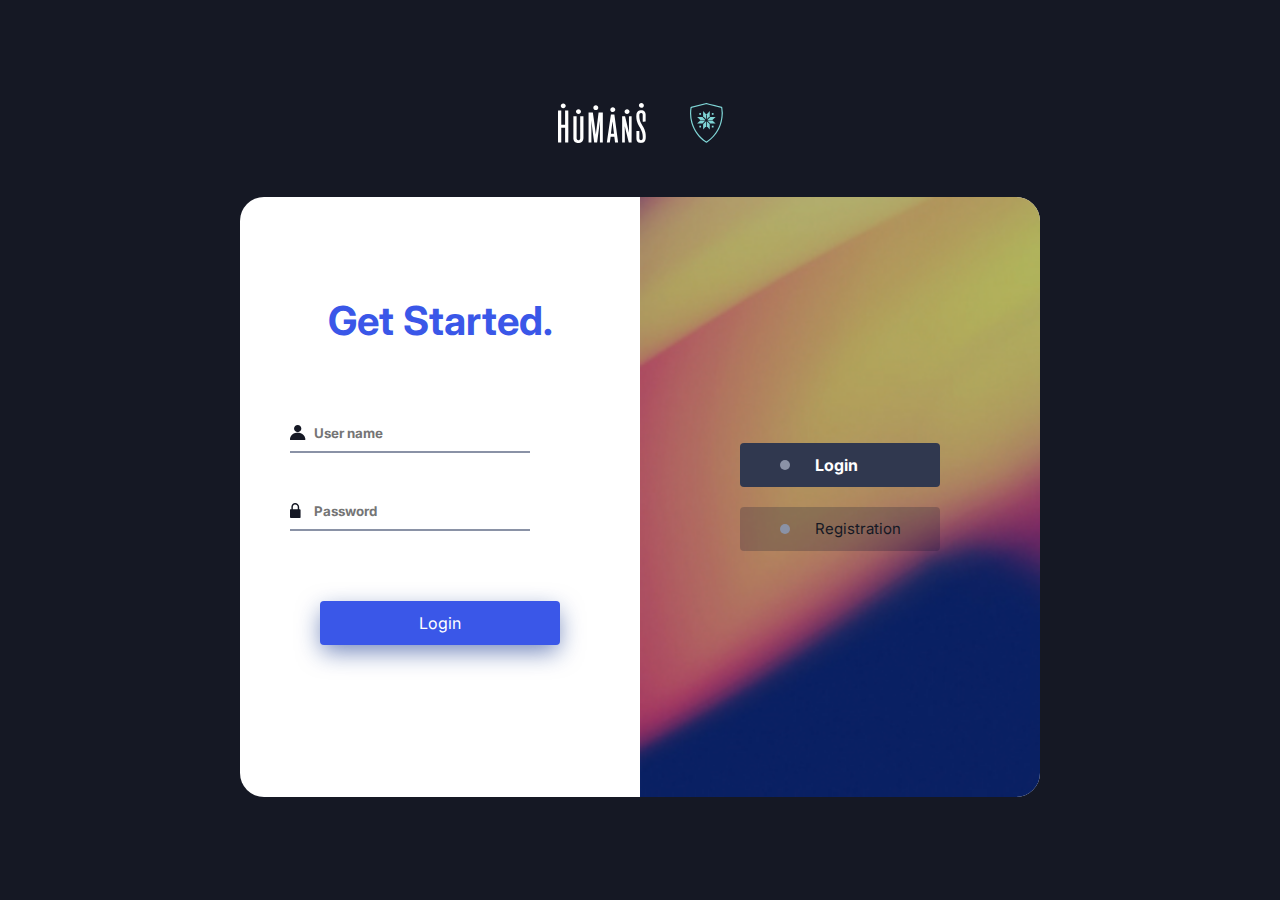
<file: login.html>
<!DOCTYPE html>
<html lang="en">

<head>
    <meta charset="UTF-8">
    <meta http-equiv="X-UA-Compatible" content="IE=edge">
    <meta name="viewport" content="width=device-width, initial-scale=1.0">
    <title>DS - login</title>


    <link rel="preconnect" href="https://fonts.googleapis.com">
    <link rel="preconnect" href="https://fonts.gstatic.com" crossorigin>
    <link href="https://fonts.googleapis.com/css2?family=Inter:wght@400;500;700&display=swap" rel="stylesheet">

    <link rel="shortcut icon" href="img/logo.svg">

    <link rel="stylesheet" href="style.css">
</head>

<body>
    <section class="login-form">
        <div class="login-logo-wrap">
            <img class="form-img-logo" src="img/logo h.svg" alt="logo humans">
            <img class="form-img-logo" src="img/infosec.svg" alt="logo infosec">
        </div>

        <div class="login-form_wrap">
            <div class="login-form-info">
                <h1 class="login-form-title">Get Started.</h1>

                <div class="wrapper">
                    <div id="login" class="tabcontent">
                        <div class="center">
                            <form class="login">
                                <div class="login_field">
                                    <img class="login_icon" src="img/person.svg" alt="person-icon">
                                    <input type="text" class="login_input" placeholder="User name">
                                </div>
                                <div class="login_field">
                                    <img class="login_icon" src="img/lock.svg" alt="password-icon">
                                    <input type="password" class="login_input" placeholder="Password">
                                </div>

                                <a class="btn-login dropdown-active">Login</a>
                            </form>
                        </div>
                    </div>

                    <div id="reg" class="tabcontent">
                        <div class="center">
                            <form class="login">
                                <div class="login_field">
                                    <img class="login_icon" src="img/person.svg" alt="person-icon">
                                    <input type="text" class="login_input" placeholder="User name">
                                </div>
                                <div class="login_field">
                                    <img class="login_icon" src="img/lock.svg" alt="password-icon">
                                    <input type="password" class="login_input" placeholder="Password">
                                </div>
                                <div class="login_field">
                                    <img class="login_icon" src="img/lock.svg" alt="person-icon">
                                    <input type="text" class="login_input" placeholder="Confirm password">
                                </div>

                                <a class="btn-login dropdown-active">Registration</a>
                            </form>
                        </div>
                    </div>

                </div>

            </div>
            <div class="login-form-img">
                <div class="tab">
                    <button class="tablinks" onclick="openTab(event, 'login')" id="defaultOpen">Login</button>
                    <button class="tablinks" onclick="openTab(event, 'reg')">Registration</button>
                </div>
            </div>
        </div>
    </section>



    <script src="login.js"></script>
</body>

</html>
</file>
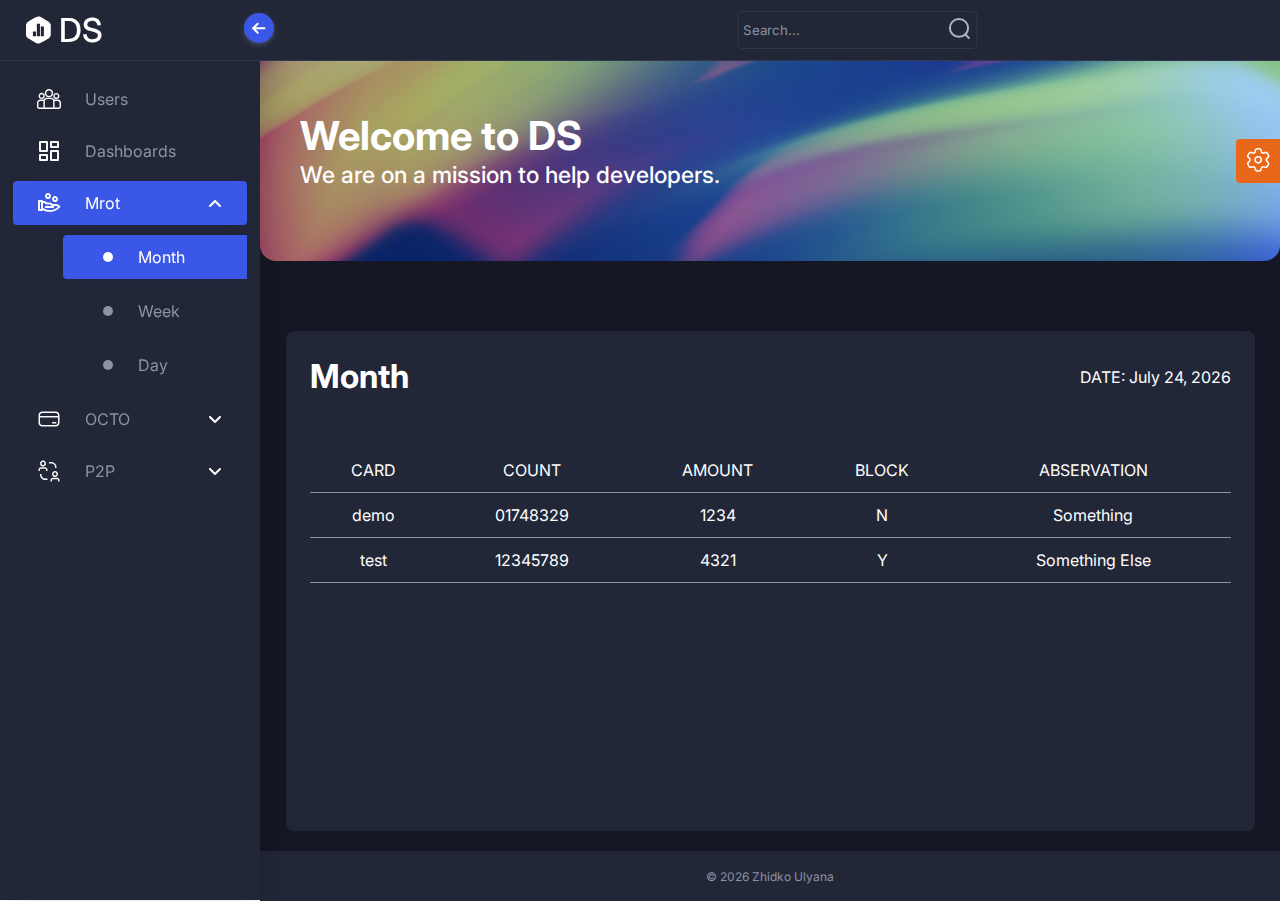
<file: mrot.html>
<!DOCTYPE html>
<html lang="en">

<head>
    <meta charset="UTF-8">
    <meta http-equiv="X-UA-Compatible" content="IE=edge">
    <meta name="viewport" content="width=device-width, initial-scale=1.0">
    <title>DS - Mrot</title>

    <link rel="preconnect" href="https://fonts.googleapis.com">
    <link rel="preconnect" href="https://fonts.gstatic.com" crossorigin>
    <link href="https://fonts.googleapis.com/css2?family=Inter:wght@400;500;700&display=swap" rel="stylesheet">


    <link rel="shortcut icon" href="img/logo.svg">


    <link rel="stylesheet" href="style.css">
</head>

<body>
    <aside class="sidebar">
        <div class="logo-details">
            <img class="logo-img" src="img/logo.svg" alt="logo">
            <span class="logo_name">DS</span>
        </div>
        <div class="separator"></div>

        <ul class="nav-links">
            <li class="categories-item">
                <a href="user.html" class="dropdown-btn">
                    <img src="img/user.svg" alt="users icon">
                    <span class="link_name">Users</span>
                </a>
            </li>
            <li class="categories-item">
                <a href="index.html" class="dropdown-btn">
                    <img src="img/dashboard.svg" alt="dashboards icon">
                    <span class="link_name">Dashboards</span>
                </a>
            </li>
            <li class="categories-item showMenu">
                <div class="iocn-link dropdown-active">
                    <a href="mrot.html" class="dropdown-btn">
                        <img src="img/mrot.svg" alt="mrot icon">
                        <span class="link_name">Mrot</span>
                    </a>
                    <img src="img/Dropdown.svg" class="arrow" alt="Dropdown">
                </div>
                <ul class="sub-menu">
                    <li>
                        <button class="tablinks" onclick="openTab(event, 'Mrot_Month')" id="Mrot_defaultOpen">Month</button>
                    </li>
                    <li>
                        <button class="tablinks" onclick="openTab(event, 'Mrot_Week')">Week</button>
                    </li>
                    <li>
                        <button class="tablinks" onclick="openTab(event, 'Mrot_Day')">Day</button>
                    </li>
                </ul>
            </li>
            <li class="categories-item">
                <div class="iocn-link">
                    <a href="octo.html" class="dropdown-btn">
                        <img src="img/octo.svg" alt="OCTO icon">
                        <span class="link_name">OCTO</span>
                    </a>
                    <img src="img/Dropdown.svg" class="arrow" alt="Dropdown">
                </div>
                <ul class="sub-menu">
                    <li>
                        <button class="tablinks" onclick="openTab(event, 'OCTO_Sender')">Sender</button>
                    </li>
                    <li>
                        <button class="tablinks" onclick="openTab(event, 'OCTO_Reciever')">Reciever</button>
                    </li>
                </ul>
            </li>
            <li class="categories-item">
                <div class="iocn-link">
                    <a href="p2p.html" class="dropdown-btn">
                        <img src="img/p2p.svg" alt="P2P icon">
                        <span class="link_name">P2P</span>
                    </a>
                    <img src="img/Dropdown.svg" class="arrow" alt="Dropdown">
                </div>
                <ul class="sub-menu">
                    <li>
                        <button class="tablinks" onclick="openTab(event, 'P2P_Country')">Country</button>
                    </li>
                    <li>
                        <button class="tablinks" onclick="openTab(event, 'P2P_Pinfl')">Pinfl</button>
                    </li>
                    <li>
                        <button class="tablinks" onclick="openTab(event, 'P2P_TT')">P2P to TT</button>
                    </li>
                </ul>
            </li>
        </ul>
    </aside>

    <section class="home-section">
        <div class="home-content">
            <img class="close-menu" src="img/Drag.svg" alt="open menu">
            <div class="wrap">
                <div class="search">
                    <input type="text" class="searchTerm" placeholder="Search...">
                    <button type="submit" class="searchButton">
                        <img src="img/Search.svg" alt="search Button">
                    </button>
                </div>
            </div>
        </div>
        <div class="main">
            <div class="main-text">
                <h2 class="main-title">Welcome to DS</h2>
                <p class="main-desk">We are on a mission to help developers.</p>
            </div>

            <button class="setting">
                <img src="img/Setting.svg" alt="Setting">
            </button>

        </div>

        <div class="content">
            <div id="Mrot_Month" class="tabcontent">
                <div class="tab-name">
                    <h3 class="content-title">Month</h3>
                    <p class="content-date" id="date_1"></p>
                </div>
                <div class="table-wrapper">
                    <table class="mrotMonth">
                        <thead>
                            <tr>
                                <th>CARD</th>
                                <th>COUNT</th>
                                <th>AMOUNT</th>
                                <th>BLOCK</th>
                                <th>ABSERVATION</th>
                            </tr>
                        </thead>
                    </table>
                </div>
            </div>

            <div id="Mrot_Week" class="tabcontent">
                <div class="tab-name">
                    <h3 class="content-title">Week</h3>
                    <p class="content-date" id="date_2"></p>
                </div>
                <div class="table-wrapper">
                    <table class="mrotWeek">
                        <thead>
                            <tr>
                                <th>CARD</th>
                                <th>COUNT</th>
                                <th>AMOUNT</th>
                                <th>BLOCK</th>
                                <th>ABSERVATION</th>
                            </tr>
                        </thead>
                    </table>
                </div>
            </div>

            <div id="Mrot_Day" class="tabcontent">
                <div class="tab-name">
                    <h3 class="content-title">Day</h3>
                    <p class="content-date" id="date_3"></p>
                </div>
                <div class="table-wrapper">
                    <table class="mrotDay">
                        <thead>
                            <tr>
                                <th>CARD</th>
                                <th>COUNT</th>
                                <th>AMOUNT</th>
                                <th>BLOCK</th>
                                <th>ABSERVATION</th>
                            </tr>
                        </thead>
                    </table>
                </div>
            </div>
        </div>


        <footer class="footer">
            <div class="footer-info">© <span class="copyright_Date"></span> Zhidko Ulyana</div>
        </footer>
    </section>

    <script src="main.js"></script>
    <script src="data.js"></script>

</body>

</html>
</file>
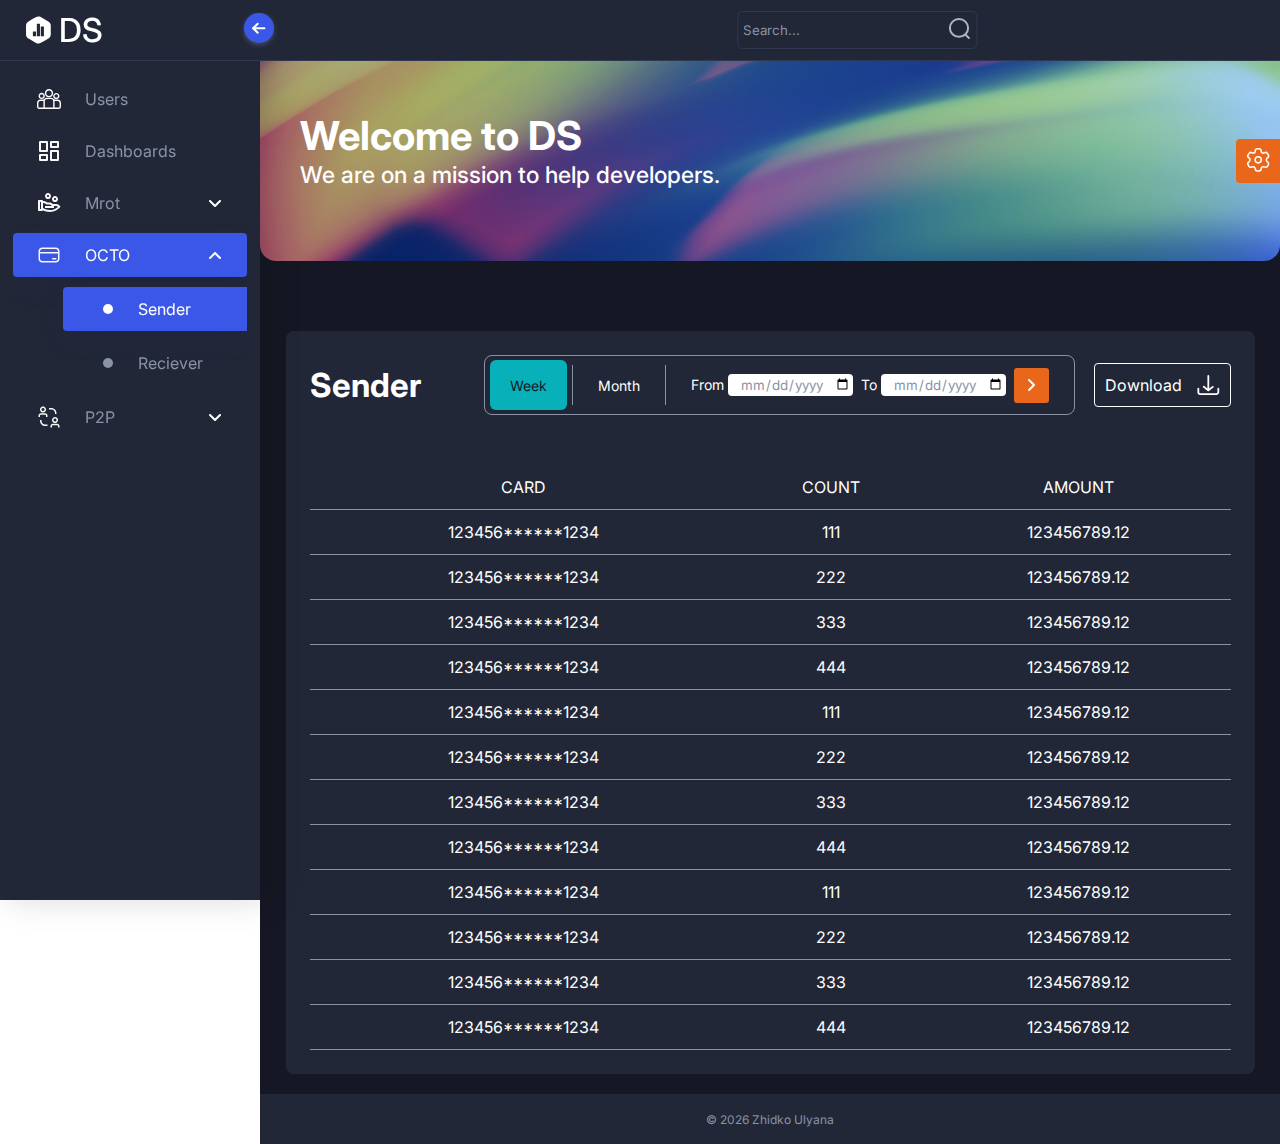
<file: octo.html>
<!DOCTYPE html>
<html lang="en">

<head>
    <meta charset="UTF-8">
    <meta http-equiv="X-UA-Compatible" content="IE=edge">
    <meta name="viewport" content="width=device-width, initial-scale=1.0">
    <title>DS - Octo</title>

    <link rel="preconnect" href="https://fonts.googleapis.com">
    <link rel="preconnect" href="https://fonts.gstatic.com" crossorigin>
    <link href="https://fonts.googleapis.com/css2?family=Inter:wght@400;500;700&display=swap" rel="stylesheet">


    <link rel="shortcut icon" href="img/logo.svg">


    <link rel="stylesheet" href="style.css">
</head>

<body>
    <aside class="sidebar">
        <div class="logo-details">
            <img class="logo-img" src="img/logo.svg" alt="logo">
            <span class="logo_name">DS</span>
        </div>
        <div class="separator"></div>

        <ul class="nav-links">
            <li class="categories-item">
                <a href="user.html" class="dropdown-btn">
                    <img src="img/user.svg" alt="users icon">
                    <span class="link_name">Users</span>
                </a>
            </li>
            <li class="categories-item">
                <a href="index.html" class="dropdown-btn">
                    <img src="img/dashboard.svg" alt="dashboards icon">
                    <span class="link_name">Dashboards</span>
                </a>
            </li>
            <li class="categories-item">
                <div class="iocn-link">
                    <a href="mrot.html" class="dropdown-btn">
                        <img src="img/mrot.svg" alt="mrot icon">
                        <span class="link_name">Mrot</span>
                    </a>
                    <img src="img/Dropdown.svg" class="arrow" alt="Dropdown">
                </div>
                <ul class="sub-menu">
                    <li>
                        <button class="tablinks" onclick="openTab(event, 'Mrot_Month')">Month</button>
                    </li>
                    <li>
                        <button class="tablinks" onclick="openTab(event, 'Mrot_Dynamics')">Dynamics</button>
                    </li>
                </ul>
            </li>
            <li class="categories-item showMenu">
                <div class="iocn-link dropdown-active">
                    <a href="octo.html" class="dropdown-btn">
                        <img src="img/octo.svg" alt="OCTO icon">
                        <span class="link_name">OCTO</span>
                    </a>
                    <img src="img/Dropdown.svg" class="arrow" alt="Dropdown">
                </div>
                <ul class="sub-menu">
                    <li>
                        <button class="tablinks" onclick="openTab(event, 'OCTO_Sender')" id="OCTO_defaultOpen">Sender</button>
                    </li>
                    <li>
                        <button class="tablinks" onclick="openTab(event, 'OCTO_Reciever')">Reciever</button>
                    </li>
                </ul>
            </li>
            <li class="categories-item">
                <div class="iocn-link">
                    <a href="p2p.html" class="dropdown-btn">
                        <img src="img/p2p.svg" alt="P2P icon">
                        <span class="link_name">P2P</span>
                    </a>
                    <img src="img/Dropdown.svg" class="arrow" alt="Dropdown">
                </div>
                <ul class="sub-menu">
                    <li>
                        <button class="tablinks" onclick="openTab(event, 'P2P_Country')">Country</button>
                    </li>
                    <li>
                        <button class="tablinks" onclick="openTab(event, 'P2P_Pinfl')">Pinfl</button>
                    </li>
                    <li>
                        <button class="tablinks" onclick="openTab(event, 'P2P_TT')">P2P to TT</button>
                    </li>
                </ul>
            </li>
        </ul>
    </aside>

    <section class="home-section">
        <div class="home-content">
            <img class="close-menu" src="img/Drag.svg" alt="open menu">
            <div class="wrap">
                <div class="search">
                    <input type="text" class="searchTerm" placeholder="Search...">
                    <button type="submit" class="searchButton">
                        <img src="img/Search.svg" alt="search Button">
                    </button>
                </div>
            </div>
        </div>
        <div class="main">
            <div class="main-text">
                <h2 class="main-title">Welcome to DS</h2>
                <p class="main-desk">We are on a mission to help developers.</p>
            </div>

            <button class="setting">
                <img src="img/Setting.svg" alt="Setting">
            </button>

        </div>

        <div class="content">
            <div id="OCTO_Sender" class="tabcontent">
                <div class="tab-name">
                    <h3 class="content-title">Sender</h3>
                    <div class="sort_tab">
                        <button class="sort_tablinks sort_defaultOpen" onclick="openSort(event, 'Sender_Week')" id="Sender_defaultOpen">Week</button>
                        <div class="sep"></div>
                        <button class="sort_tablinks" onclick="openSort(event, 'Sender_Month')">Month</button>
                        <div class="sep"></div>
                        <button class="sort_tablinks" onclick="openSort(event, 'Sender_From')">
                            <label for="From">
                                From
                                <input type="date" id="sender_From" name="date_from">
                            </label>
                            <label for="To">
                                To
                                <input type="date" id="sender_To" name="date_to">
                            </label>
                            <input type="submit" value="" id="sender_search" onclick="" class="sort_tablinks_search">
                        </button>
                    </div>
                    <button class="download_btn" onclick="" id="down_OCTO_Reciever">Download
                        <img src="img/download.svg" class="download" alt="download">
                    </button>
                </div>

                <div id="Sender_Week" class="sort_tabcontent">
                    <div class="table-wrapper">
                        <table class="octoSenderWeek">
                            <thead>
                                <tr>
                                    <th>CARD</th>
                                    <th>COUNT</th>
                                    <th>AMOUNT</th>
                                </tr>
                            </thead>
                            <tbody>
                                <tr>
                                    <td>123456******1234</td>
                                    <td>111</td>
                                    <td>123456789.12</td>
                                </tr>
                                <tr>
                                    <td>123456******1234</td>
                                    <td>222</td>
                                    <td>123456789.12</td>
                                </tr>
                                <tr>
                                    <td>123456******1234</td>
                                    <td>333</td>
                                    <td>123456789.12</td>
                                </tr>
                                <tr>
                                    <td>123456******1234</td>
                                    <td>444</td>
                                    <td>123456789.12</td>
                                </tr>
                                <tr>
                                    <td>123456******1234</td>
                                    <td>111</td>
                                    <td>123456789.12</td>
                                </tr>
                                <tr>
                                    <td>123456******1234</td>
                                    <td>222</td>
                                    <td>123456789.12</td>
                                </tr>
                                <tr>
                                    <td>123456******1234</td>
                                    <td>333</td>
                                    <td>123456789.12</td>
                                </tr>
                                <tr>
                                    <td>123456******1234</td>
                                    <td>444</td>
                                    <td>123456789.12</td>
                                </tr>
                                <tr>
                                    <td>123456******1234</td>
                                    <td>111</td>
                                    <td>123456789.12</td>
                                </tr>
                                <tr>
                                    <td>123456******1234</td>
                                    <td>222</td>
                                    <td>123456789.12</td>
                                </tr>
                                <tr>
                                    <td>123456******1234</td>
                                    <td>333</td>
                                    <td>123456789.12</td>
                                </tr>
                                <tr>
                                    <td>123456******1234</td>
                                    <td>444</td>
                                    <td>123456789.12</td>
                                </tr>
                            </tbody>
                        </table>
                    </div>
                </div>

                <div id="Sender_Month" class="sort_tabcontent">
                    <div class="table-wrapper">
                        <table class="octoSenderMonth">
                            <thead>
                                <tr>
                                    <th>CARD</th>
                                    <th>COUNT</th>
                                    <th>AMOUNT</th>
                                </tr>
                            </thead>
                            <tbody>
                                <tr>
                                    <td>123456******1234</td>
                                    <td>111</td>
                                    <td>123456789.12</td>
                                </tr>
                                <tr>
                                    <td>123456******1234</td>
                                    <td>222</td>
                                    <td>123456789.12</td>
                                </tr>
                                <tr>
                                    <td>123456******1234</td>
                                    <td>333</td>
                                    <td>123456789.12</td>
                                </tr>
                                <tr>
                                    <td>123456******1234</td>
                                    <td>444</td>
                                    <td>123456789.12</td>
                                </tr>
                            </tbody>
                        </table>
                    </div>
                </div>

                <div id="Sender_From" class="sort_tabcontent">
                    <div class="table-wrapper">
                        <table class="octoSenderFrom">
                            <thead>
                                <tr>
                                    <th>CARD</th>
                                    <th>COUNT</th>
                                    <th>AMOUNT</th>
                                </tr>
                            </thead>
                            <tbody>
                                <tr>
                                    <td>123456******1234</td>
                                    <td>111</td>
                                    <td>123456789.12</td>
                                </tr>
                                <tr>
                                    <td>123456******1234</td>
                                    <td>222</td>
                                    <td>123456789.12</td>
                                </tr>
                                <tr>
                                    <td>123456******1234</td>
                                    <td>333</td>
                                    <td>123456789.12</td>
                                </tr>
                                <tr>
                                    <td>123456******1234</td>
                                    <td>444</td>
                                    <td>123456789.12</td>
                                </tr>
                            </tbody>
                        </table>
                    </div>
                </div>
            </div>

            <div id="OCTO_Reciever" class="tabcontent">
                <div class="tab-name">
                    <h3 class="content-title">Reciever</h3>
                    <div class="sort_tab">
                        <button class="sort_tablinks" onclick="openSort(event, 'Reciever_Week')" id="Reciever_defaultOpen">Week</button>
                        <div class="sep"></div>
                        <button class="sort_tablinks" onclick="openSort(event, 'Reciever_Month')">Month</button>
                        <div class="sep"></div>
                        <button class="sort_tablinks" onclick="openSort(event, 'Reciever_From')">
                            <label for="From">
                                From
                                <input type="date" id="reciever_From" name="date_from">
                            </label>
                            <label for="To">
                                To
                                <input type="date" id="reciever_To" name="date_to">
                            </label>
                            <input type="submit" value="" id="reciever_search" onclick="" class="sort_tablinks_search">
                        </button>
                    </div>
                    <button class="download_btn" onclick="" id="down_OCTO_Reciever">Download
                        <img src="img/download.svg" class="download" alt="download">
                    </button>

                </div>

                <div id="Reciever_Week" class="sort_tabcontent">
                    <div class="table-wrapper">
                        <table class="octoRecieverWeek">
                            <thead>
                                <tr>
                                    <th>CARD</th>
                                    <th>COUNT</th>
                                    <th>AMOUNT</th>
                                </tr>
                            </thead>
                            <tbody>
                                <tr>
                                    <td>123456******1234</td>
                                    <td>111</td>
                                    <td>123456789.12</td>
                                </tr>
                                <tr>
                                    <td>123456******1234</td>
                                    <td>222</td>
                                    <td>123456789.12</td>
                                </tr>
                                <tr>
                                    <td>123456******1234</td>
                                    <td>333</td>
                                    <td>123456789.12</td>
                                </tr>
                                <tr>
                                    <td>123456******1234</td>
                                    <td>444</td>
                                    <td>123456789.12</td>
                                </tr>
                            </tbody>
                        </table>
                    </div>
                </div>

                <div id="Reciever_Month" class="sort_tabcontent">
                    <div class="table-wrapper">
                        <table class="octoRecieverMonth">
                            <thead>
                                <tr>
                                    <th>CARD</th>
                                    <th>COUNT</th>
                                    <th>AMOUNT</th>
                                </tr>
                            </thead>
                            <tbody>
                                <tr>
                                    <td>123456******1234</td>
                                    <td>111</td>
                                    <td>123456789.12</td>
                                </tr>
                                <tr>
                                    <td>123456******1234</td>
                                    <td>222</td>
                                    <td>123456789.12</td>
                                </tr>
                                <tr>
                                    <td>123456******1234</td>
                                    <td>333</td>
                                    <td>123456789.12</td>
                                </tr>
                                <tr>
                                    <td>123456******1234</td>
                                    <td>444</td>
                                    <td>123456789.12</td>
                                </tr>
                            </tbody>
                        </table>
                    </div>
                </div>

                <div id="Reciever_From" class="sort_tabcontent">
                    <div class="table-wrapper">
                        <table class="octoRecieverFrom">
                            <thead>
                                <tr>
                                    <th>CARD</th>
                                    <th>COUNT</th>
                                    <th>AMOUNT</th>
                                </tr>
                            </thead>
                            <tbody>
                                <tr>
                                    <td>123456******1234</td>
                                    <td>111</td>
                                    <td>123456789.12</td>
                                </tr>
                                <tr>
                                    <td>123456******1234</td>
                                    <td>222</td>
                                    <td>123456789.12</td>
                                </tr>
                                <tr>
                                    <td>123456******1234</td>
                                    <td>333</td>
                                    <td>123456789.12</td>
                                </tr>
                                <tr>
                                    <td>123456******1234</td>
                                    <td>444</td>
                                    <td>123456789.12</td>
                                </tr>
                            </tbody>
                        </table>
                    </div>
                </div>
            </div>
        </div>

        <footer class="footer">
            <div class="footer-info">© <span class="copyright_Date"></span> Zhidko Ulyana</div>
        </footer>
    </section>

    <script src="main.js"></script>
</body>

</html>
</file>
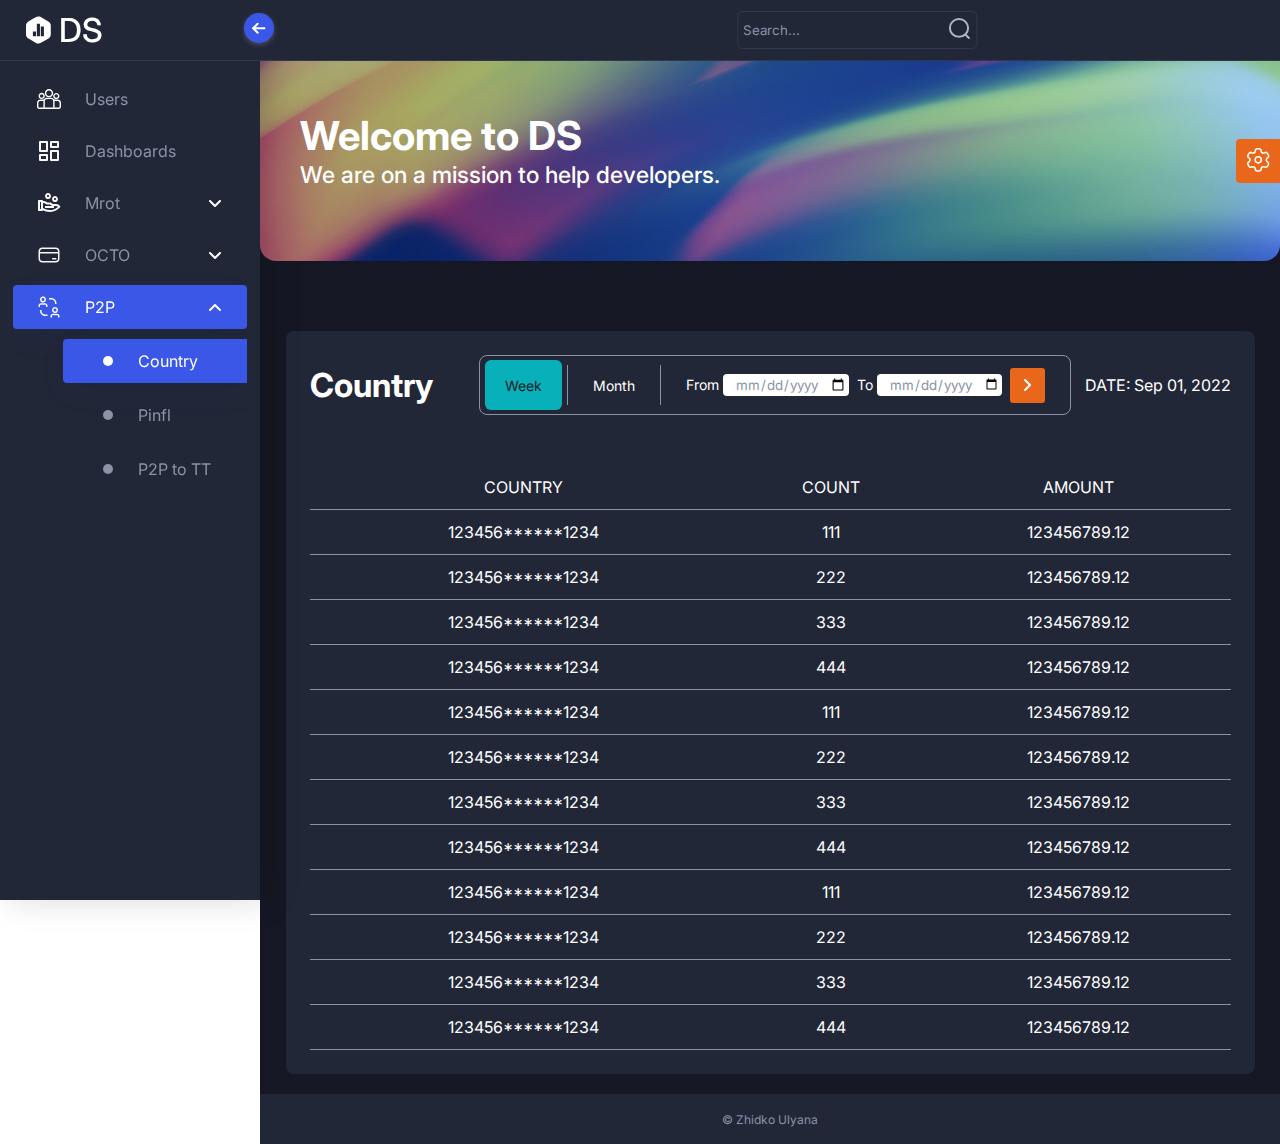
<file: p2p.html>
<!DOCTYPE html>
<html lang="en">

<head>
    <meta charset="UTF-8">
    <meta http-equiv="X-UA-Compatible" content="IE=edge">
    <meta name="viewport" content="width=device-width, initial-scale=1.0">
    <title>DS - P2P</title>

    <link rel="preconnect" href="https://fonts.googleapis.com">
    <link rel="preconnect" href="https://fonts.gstatic.com" crossorigin>
    <link href="https://fonts.googleapis.com/css2?family=Inter:wght@400;500;700&display=swap" rel="stylesheet">


    <link rel="shortcut icon" href="img/logo.svg">

    <link rel="stylesheet" href="style.css">
</head>

<body>
    <aside class="sidebar">
        <div class="logo-details">
            <img class="logo-img" src="img/logo.svg" alt="logo">
            <span class="logo_name">DS</span>
        </div>
        <div class="separator"></div>

        <ul class="nav-links">
            <li class="categories-item">
                <a href="user.html" class="dropdown-btn">
                    <img src="img/user.svg" alt="users icon">
                    <span class="link_name">Users</span>
                </a>
            </li>
            <li class="categories-item">
                <a href="index.html" class="dropdown-btn">
                    <img src="img/dashboard.svg" alt="dashboards icon">
                    <span class="link_name">Dashboards</span>
                </a>
            </li>
            <li class="categories-item">
                <div class="iocn-link">
                    <a href="mrot.html" class="dropdown-btn">
                        <img src="img/mrot.svg" alt="mrot icon">
                        <span class="link_name">Mrot</span>
                    </a>
                    <img src="img/Dropdown.svg" class="arrow" alt="Dropdown">
                </div>
                <ul class="sub-menu">
                    <li>
                        <button class="tablinks" onclick="openTab(event, 'Mrot_Month')">Month</button>
                    </li>
                    <li>
                        <button class="tablinks" onclick="openTab(event, 'Mrot_Dynamics')">Dynamics</button>
                    </li>
                </ul>
            </li>
            <li class="categories-item">
                <div class="iocn-link">
                    <a href="octo.html" class="dropdown-btn">
                        <img src="img/octo.svg" alt="OCTO icon">
                        <span class="link_name">OCTO</span>
                    </a>
                    <img src="img/Dropdown.svg" class="arrow" alt="Dropdown">
                </div>
                <ul class="sub-menu">
                    <li>
                        <button class="tablinks" onclick="openTab(event, 'OCTO_Sender')">Sender</button>
                    </li>
                    <li>
                        <button class="tablinks" onclick="openTab(event, 'OCTO_Reciever')">Reciever</button>
                    </li>
                </ul>
            </li>
            <li class="categories-item showMenu">
                <div class="iocn-link dropdown-active">
                    <a href="p2p.html" class="dropdown-btn">
                        <img src="img/p2p.svg" alt="P2P icon">
                        <span class="link_name">P2P</span>
                    </a>
                    <img src="img/Dropdown.svg" class="arrow" alt="Dropdown">
                </div>
                <ul class="sub-menu">
                    <li>
                        <button class="tablinks" onclick="openTab(event, 'P2P_Country')" id="P2P_defaultOpen">Country</button>
                    </li>
                    <li>
                        <button class="tablinks" onclick="openTab(event, 'P2P_Pinfl')">Pinfl</button>
                    </li>
                    <li>
                        <button class="tablinks" onclick="openTab(event, 'P2P_TT')">P2P to TT</button>
                    </li>
                </ul>
            </li>
        </ul>
    </aside>

    <section class="home-section">
        <div class="home-content">
            <img class="close-menu" src="img/Drag.svg" alt="open menu">
            <div class="wrap">
                <div class="search">
                    <input type="text" class="searchTerm" placeholder="Search...">
                    <button type="submit" class="searchButton">
                        <img src="img/Search.svg" alt="search Button">
                    </button>
                </div>
            </div>
        </div>
        <div class="main">
            <div class="main-text">
                <h2 class="main-title">Welcome to DS</h2>
                <p class="main-desk">We are on a mission to help developers.</p>
            </div>

            <button class="setting">
                <img src="img/Setting.svg" alt="Setting">
            </button>

        </div>

        <div class="content">
            <div id="P2P_Country" class="tabcontent">
                <div class="tab-name">
                    <h3 class="content-title">Country</h3>
                    <div class="sort_tab">
                        <button class="sort_tablinks sort_defaultOpen" onclick="openSort(event, 'Country_Week')" id="Country_defaultOpen">Week</button>
                        <div class="sep"></div>
                        <button class="sort_tablinks" onclick="openSort(event, 'Country_Month')">Month</button>
                        <div class="sep"></div>
                        <button class="sort_tablinks" onclick="openSort(event, 'Country_From')">
                            <label for="From">
                                From
                                <input type="date" id="P2P_Country_From" name="date_from">
                            </label>
                            <label for="To">
                                To
                                <input type="date" id="P2P_Country_To" name="date_to">
                            </label>
                            <input type="submit" value="" id="P2P_Country_search" onclick=""
                                class="sort_tablinks_search">

                        </button>
                    </div>
                    <p class="content-date">DATE: Sep 01, 2022</p>
                </div>

                <div id="Country_Week" class="sort_tabcontent">
                    <div class="table-wrapper">
                        <table class="p2pCountryWeek">
                            <thead>
                                <tr>
                                    <th>Country</th>
                                    <th>COUNT</th>
                                    <th>AMOUNT</th>
                                </tr>
                            </thead>
                            <tbody>
                                <tr>
                                    <td>123456******1234</td>
                                    <td>111</td>
                                    <td>123456789.12</td>
                                </tr>
                                <tr>
                                    <td>123456******1234</td>
                                    <td>222</td>
                                    <td>123456789.12</td>
                                </tr>
                                <tr>
                                    <td>123456******1234</td>
                                    <td>333</td>
                                    <td>123456789.12</td>
                                </tr>
                                <tr>
                                    <td>123456******1234</td>
                                    <td>444</td>
                                    <td>123456789.12</td>
                                </tr>
                                <tr>
                                    <td>123456******1234</td>
                                    <td>111</td>
                                    <td>123456789.12</td>
                                </tr>
                                <tr>
                                    <td>123456******1234</td>
                                    <td>222</td>
                                    <td>123456789.12</td>
                                </tr>
                                <tr>
                                    <td>123456******1234</td>
                                    <td>333</td>
                                    <td>123456789.12</td>
                                </tr>
                                <tr>
                                    <td>123456******1234</td>
                                    <td>444</td>
                                    <td>123456789.12</td>
                                </tr>
                                <tr>
                                    <td>123456******1234</td>
                                    <td>111</td>
                                    <td>123456789.12</td>
                                </tr>
                                <tr>
                                    <td>123456******1234</td>
                                    <td>222</td>
                                    <td>123456789.12</td>
                                </tr>
                                <tr>
                                    <td>123456******1234</td>
                                    <td>333</td>
                                    <td>123456789.12</td>
                                </tr>
                                <tr>
                                    <td>123456******1234</td>
                                    <td>444</td>
                                    <td>123456789.12</td>
                                </tr>
                            </tbody>
                        </table>
                    </div>
                </div>

                <div id="Country_Month" class="sort_tabcontent">
                    <div class="table-wrapper">
                        <table class="p2pCountryMonth">
                            <thead>
                                <tr>
                                    <th>Country</th>
                                    <th>COUNT</th>
                                    <th>AMOUNT</th>
                                </tr>
                            </thead>
                            <tbody>
                                <tr>
                                    <td>123456******1234</td>
                                    <td>111</td>
                                    <td>123456789.12</td>
                                </tr>
                                <tr>
                                    <td>123456******1234</td>
                                    <td>222</td>
                                    <td>123456789.12</td>
                                </tr>
                                <tr>
                                    <td>123456******1234</td>
                                    <td>333</td>
                                    <td>123456789.12</td>
                                </tr>
                                <tr>
                                    <td>123456******1234</td>
                                    <td>444</td>
                                    <td>123456789.12</td>
                                </tr>
                            </tbody>
                        </table>
                    </div>
                </div>

                <div id="Country_From" class="sort_tabcontent">
                    <div class="table-wrapper">
                        <table class="p2pCountryFrom">
                            <thead>
                                <tr>
                                    <th>CARD</th>
                                    <th>COUNT</th>
                                    <th>AMOUNT</th>
                                </tr>
                            </thead>
                            <tbody>
                                <tr>
                                    <td>123456******1234</td>
                                    <td>111</td>
                                    <td>123456789.12</td>
                                </tr>
                                <tr>
                                    <td>123456******1234</td>
                                    <td>222</td>
                                    <td>123456789.12</td>
                                </tr>
                                <tr>
                                    <td>123456******1234</td>
                                    <td>333</td>
                                    <td>123456789.12</td>
                                </tr>
                                <tr>
                                    <td>123456******1234</td>
                                    <td>444</td>
                                    <td>123456789.12</td>
                                </tr>
                            </tbody>
                        </table>
                    </div>
                </div>
            </div>

            <div id="P2P_Pinfl" class="tabcontent">
                <div class="tab-name">
                    <h3 class="content-title">Pinfl</h3>
                    <div class="sort_tab">
                        <button class="sort_tablinks" onclick="openSort(event, 'Pinfl_Week')" id="Pinfl_defaultOpen">Week</button>
                        <div class="sep"></div>
                        <button class="sort_tablinks" onclick="openSort(event, 'Pinfl_Month')">Month</button>
                        <div class="sep"></div>
                        <button class="sort_tablinks" onclick="openSort(event, 'Pinfl_From')">
                            <label for="From">
                                From
                                <input type="date" id="P2P_Pinfl_From" name="date_from">
                            </label>
                            <label for="To">
                                To
                                <input type="date" id="P2P_Pinfl_To" name="date_to">
                            </label>
                            <input type="submit" value="" id="P2P_Pinfl_search" onclick="" class="sort_tablinks_search">

                        </button>
                    </div>
                    <p class="content-date">DATE: Sep 01, 2022</p>
                </div>

                <div id="Pinfl_Week" class="sort_tabcontent">
                    <div class="table-wrapper">
                        <table class="p2pPinflWeek">
                            <thead>
                                <tr>
                                    <th>Country</th>
                                    <th>COUNT</th>
                                    <th>AMOUNT</th>
                                </tr>
                            </thead>
                            <tbody>
                                <tr>
                                    <td>123456******1234</td>
                                    <td>111</td>
                                    <td>123456789.12</td>
                                </tr>
                                <tr>
                                    <td>123456******1234</td>
                                    <td>222</td>
                                    <td>123456789.12</td>
                                </tr>
                                <tr>
                                    <td>123456******1234</td>
                                    <td>333</td>
                                    <td>123456789.12</td>
                                </tr>
                                <tr>
                                    <td>123456******1234</td>
                                    <td>444</td>
                                    <td>123456789.12</td>
                                </tr>
                            </tbody>
                        </table>
                    </div>
                </div>

                <div id="Pinfl_Month" class="sort_tabcontent">
                    <div class="table-wrapper">
                        <table class="p2pPinflMonth">
                            <thead>
                                <tr>
                                    <th>Country</th>
                                    <th>COUNT</th>
                                    <th>AMOUNT</th>
                                </tr>
                            </thead>
                            <tbody>
                                <tr>
                                    <td>123456******1234</td>
                                    <td>111</td>
                                    <td>123456789.12</td>
                                </tr>
                                <tr>
                                    <td>123456******1234</td>
                                    <td>222</td>
                                    <td>123456789.12</td>
                                </tr>
                                <tr>
                                    <td>123456******1234</td>
                                    <td>333</td>
                                    <td>123456789.12</td>
                                </tr>
                                <tr>
                                    <td>123456******1234</td>
                                    <td>444</td>
                                    <td>123456789.12</td>
                                </tr>
                            </tbody>
                        </table>
                    </div>
                </div>

                <div id="Pinfl_From" class="sort_tabcontent">
                    <div class="table-wrapper">
                        <table class="p2pPinflFrom">
                            <thead>
                                <tr>
                                    <th>country</th>
                                    <th>COUNT</th>
                                    <th>AMOUNT</th>
                                </tr>
                            </thead>
                            <tbody>
                                <tr>
                                    <td>123456******1234</td>
                                    <td>111</td>
                                    <td>123456789.12</td>
                                </tr>
                                <tr>
                                    <td>123456******1234</td>
                                    <td>222</td>
                                    <td>123456789.12</td>
                                </tr>
                                <tr>
                                    <td>123456******1234</td>
                                    <td>333</td>
                                    <td>123456789.12</td>
                                </tr>
                                <tr>
                                    <td>123456******1234</td>
                                    <td>444</td>
                                    <td>123456789.12</td>
                                </tr>
                            </tbody>
                        </table>
                    </div>
                </div>
            </div>

            <div id="P2P_TT" class="tabcontent">
                <div class="tab-name">
                    <h3 class="content-title">P2P to TT</h3>
                    <div class="sort_tab">
                        <button class="sort_tablinks" onclick="openSort(event, 'P2P_TT_Week')" id="P2P_TT_defaultOpen">Week</button>
                        <div class="sep"></div>
                        <button class="sort_tablinks" onclick="openSort(event, 'P2P_TT_Month')">Month</button>
                        <div class="sep"></div>
                        <button class="sort_tablinks" onclick="openSort(event, 'P2P_TT_From')">
                            <label for="From">
                                From
                                <input type="date" id="P2P_TT_From" name="date_from">
                            </label>
                            <label for="To">
                                To
                                <input type="date" id="P2P_TT_To" name="date_to">
                            </label>
                            <input type="submit" value="" id="P2P_TT_search" onclick="" class="sort_tablinks_search">
                        </button>
                    </div>
                    <p class="content-date">DATE: Sep 01, 2022</p>
                </div>

                <div id="P2P_TT_Week" class="sort_tabcontent">
                    <div class="table-wrapper">
                        <table class="p2pTTlWeek">
                            <thead>
                                <tr>
                                    <th>Country</th>
                                    <th>COUNT</th>
                                    <th>AMOUNT</th>
                                </tr>
                            </thead>
                            <tbody>
                                <tr>
                                    <td>123456******1234</td>
                                    <td>111</td>
                                    <td>123456789.12</td>
                                </tr>
                                <tr>
                                    <td>123456******1234</td>
                                    <td>222</td>
                                    <td>123456789.12</td>
                                </tr>
                                <tr>
                                    <td>123456******1234</td>
                                    <td>333</td>
                                    <td>123456789.12</td>
                                </tr>
                                <tr>
                                    <td>123456******1234</td>
                                    <td>444</td>
                                    <td>123456789.12</td>
                                </tr>
                            </tbody>
                        </table>
                    </div>
                </div>

                <div id="P2P_TT_Month" class="sort_tabcontent">
                    <div class="table-wrapper">
                        <table class="p2pTTMonth">
                            <thead>
                                <tr>
                                    <th>Country</th>
                                    <th>COUNT</th>
                                    <th>AMOUNT</th>
                                </tr>
                            </thead>
                            <tbody>
                                <tr>
                                    <td>123456******1234</td>
                                    <td>111</td>
                                    <td>123456789.12</td>
                                </tr>
                                <tr>
                                    <td>123456******1234</td>
                                    <td>222</td>
                                    <td>123456789.12</td>
                                </tr>
                                <tr>
                                    <td>123456******1234</td>
                                    <td>333</td>
                                    <td>123456789.12</td>
                                </tr>
                                <tr>
                                    <td>123456******1234</td>
                                    <td>444</td>
                                    <td>123456789.12</td>
                                </tr>
                            </tbody>
                        </table>
                    </div>
                </div>

                <div id="P2P_TT_From" class="sort_tabcontent">
                    <div class="table-wrapper">
                        <table class="p2pTTFrom">
                            <thead>
                                <tr>
                                    <th>country</th>
                                    <th>COUNT</th>
                                    <th>AMOUNT</th>
                                </tr>
                            </thead>
                            <tbody>
                                <tr>
                                    <td>123456******1234</td>
                                    <td>111</td>
                                    <td>123456789.12</td>
                                </tr>
                                <tr>
                                    <td>123456******1234</td>
                                    <td>222</td>
                                    <td>123456789.12</td>
                                </tr>
                                <tr>
                                    <td>123456******1234</td>
                                    <td>333</td>
                                    <td>123456789.12</td>
                                </tr>
                                <tr>
                                    <td>123456******1234</td>
                                    <td>444</td>
                                    <td>123456789.12</td>
                                </tr>
                            </tbody>
                        </table>
                    </div>
                </div>
            </div>
        </div>

        <footer class="footer">
            <div class="footer-info">© <span class="copyright_Date"></span> Zhidko Ulyana</div>
        </footer>
    </section>

    <script src="main.js"></script>
</body>

</html>
</file>
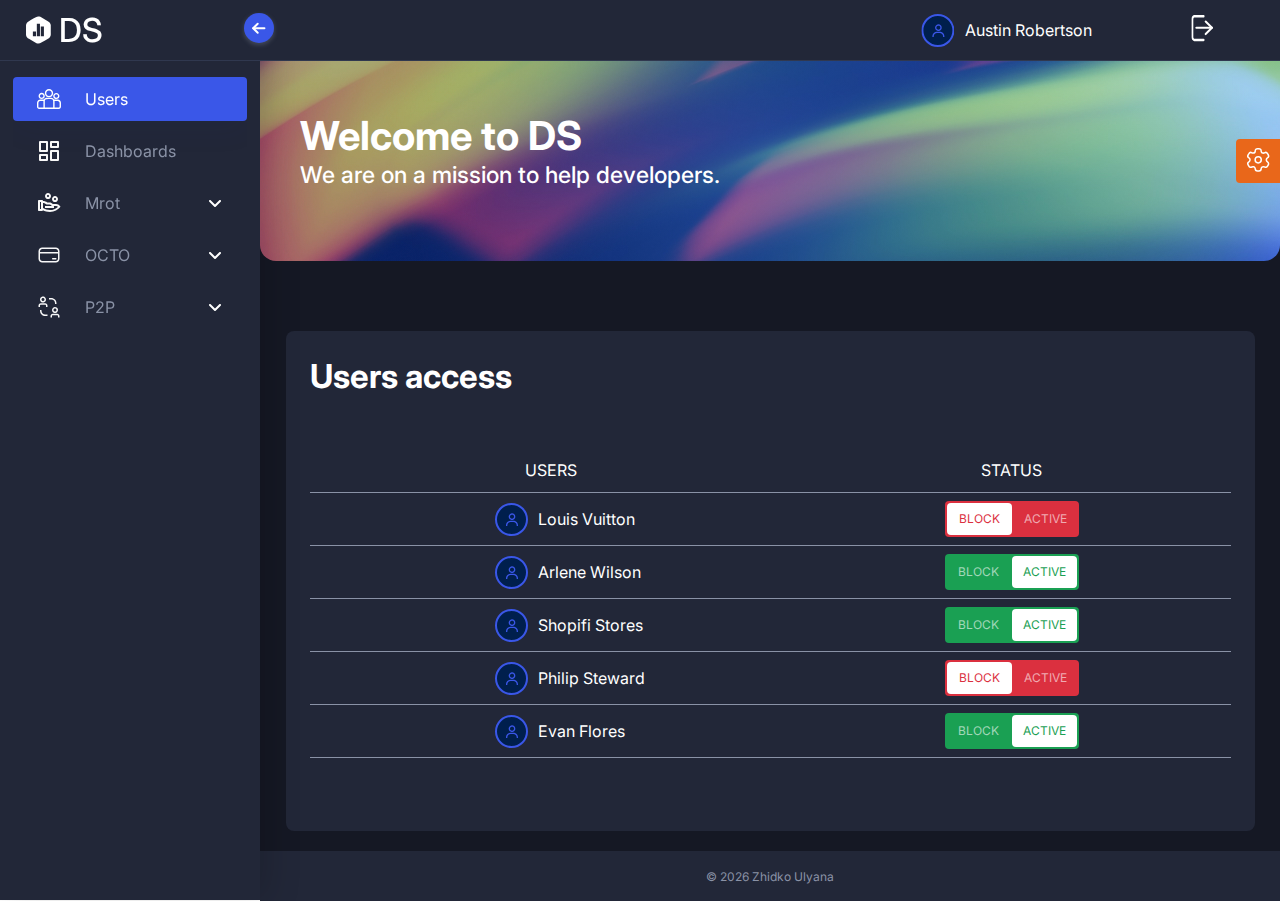
<file: user.html>
<!DOCTYPE html>
<html lang="en">

<head>
    <meta charset="UTF-8">
    <meta http-equiv="X-UA-Compatible" content="IE=edge">
    <meta name="viewport" content="width=device-width, initial-scale=1.0">
    <title>DS - user</title>


    <link rel="shortcut icon" href="img/logo.svg">
    <link rel="stylesheet" href="style.css">
</head>

<body>
    <aside class="sidebar">
        <div class="logo-details">
            <img class="logo-img" src="img/logo.svg" alt="logo">
            <span class="logo_name">DS</span>
        </div>
        <div class="separator"></div>

        <ul class="nav-links">
            <li class="categories-item dropdown-active">
                <a href="user.html" class="dropdown-btn">
                    <img src="img/user.svg" alt="users icon">
                    <span class="link_name">Users</span>
                </a>
            </li>
            <li class="categories-item">
                <a href="index.html" class="dropdown-btn">
                    <img src="img/dashboard.svg" alt="dashboards icon">
                    <span class="link_name">Dashboards</span>
                </a>
            </li>
            <li class="categories-item">
                <div class="iocn-link">
                    <a href="mrot.html" class="dropdown-btn">
                        <img src="img/mrot.svg" alt="mrot icon">
                        <span class="link_name">Mrot</span>
                    </a>
                    <img src="img/Dropdown.svg" class="arrow" alt="Dropdown">
                </div>
                <ul class="sub-menu">
                    <li>
                        <button class="tablinks" onclick="openTab(event, 'Month')">Month</button>
                    </li>
                    <li>
                        <button class="tablinks" onclick="openTab(event, 'Dynamics')">Dynamics</button>
                    </li>
                </ul>
            </li>
            <li class="categories-item">
                <div class="iocn-link">
                    <a href="octo.html" class="dropdown-btn">
                        <img src="img/octo.svg" alt="OCTO icon">
                        <span class="link_name">OCTO</span>
                    </a>
                    <img src="img/Dropdown.svg" class="arrow" alt="Dropdown">
                </div>
                <ul class="sub-menu">
                    <li>
                        <button class="tablinks" onclick="openTab(event, 'Sender')">Sender</button>
                    </li>
                    <li>
                        <button class="tablinks" onclick="openTab(event, 'Reciever')">Reciever</button>
                    </li>
                </ul>
            </li>
            <li class="categories-item">
                <div class="iocn-link">
                    <a href="p2p.html" class="dropdown-btn">
                        <img src="img/p2p.svg" alt="P2P icon">
                        <span class="link_name">P2P</span>
                    </a>
                    <img src="img/Dropdown.svg" class="arrow" alt="Dropdown">
                </div>
                <ul class="sub-menu">
                    <li>
                        <button class="tablinks" onclick="openTab(event, 'Country')">Country</button>
                    </li>
                    <li>
                        <button class="tablinks" onclick="openTab(event, 'Pinfl')">Pinfl</button>
                    </li>
                    <li>
                        <button class="tablinks" onclick="openTab(event, 'P2P to TT')">P2P to TT</button>
                    </li>
                </ul>
            </li>
        </ul>
    </aside>

    <section class="home-section">
        <div class="home-content">
            <img class="close-menu" src="img/Drag.svg" alt="open menu">
            <div class="wrap">
                <div class="nav-info">
                    <div class="nav-profile">
                        <img src="img/user-img.svg" alt="profile-img">
                        <p class="nav-profile-name">Austin Robertson</p>
                    </div>

                    <div class="logout">
                        <a href="login.html">
                            <img src="img/logout.svg" alt="logout">
                        </a>
                    </div>
                </div>
            </div>
        </div>
        <div class="main">
            <div class="main-text">
                <h2 class="main-title">Welcome to DS</h2>
                <p class="main-desk">We are on a mission to help developers.</p>
            </div>

            <button class="setting">
                <img src="img/Setting.svg" alt="Setting">
            </button>
        </div>

        <div class="content">
            <div class="tabcontent">
                <div class="tab-name">
                    <h3 class="content-title user-content-title">Users access</h3>
                </div>
                <div class="table-wrapper">
                    <table class="users">
                        <thead>
                            <tr>
                                <th>USERS</th>
                                <th>STATUS</th>
                            </tr>
                        </thead>
                        <tbody>
                            <tr>
                                <td>
                                    <div class="app-user">
                                        <img src="img/user-img.svg" alt="profile-img">
                                        <span>Louis Vuitton</span>
                                    </div>
                                </td>
                                <td>
                                    <div class="can-toggle demo-switch">
                                        <input id="u_1" type="checkbox">
                                        <label for="u_1">
                                            <div class="can-toggle__switch" data-checked="Active"
                                                data-unchecked="Block">
                                            </div>
                                        </label>
                                    </div>
                                </td>
                            </tr>
                            <tr>
                                <td>
                                    <div class="app-user">
                                        <img src="img/user-img.svg" alt="profile-img">
                                        <span>Arlene Wilson</span>
                                    </div>
                                </td>
                                <td>
                                    <div class="can-toggle demo-switch">
                                        <input id="u_2" type="checkbox" checked>
                                        <label for="u_2">
                                            <div class="can-toggle__switch" data-checked="Active"
                                                data-unchecked="Block">
                                            </div>
                                        </label>
                                    </div>
                                </td>
                            </tr>
                            <tr>
                                <td>
                                    <div class="app-user">
                                        <img src="img/user-img.svg" alt="profile-img">
                                        <span>Shopifi Stores</span>
                                    </div>
                                </td>
                                <td>
                                    <div class="can-toggle demo-switch">
                                        <input id="u_3" type="checkbox" checked>
                                        <label for="u_3">
                                            <div class="can-toggle__switch" data-checked="Active"
                                                data-unchecked="Block">
                                            </div>
                                        </label>
                                    </div>
                                </td>
                            </tr>
                            <tr>
                                <td>
                                    <div class="app-user">
                                        <img src="img/user-img.svg" alt="profile-img">
                                        <span>Philip Steward</span>
                                    </div>
                                </td>
                                <td>
                                    <div class="can-toggle demo-switch">
                                        <input id="u_4" type="checkbox">
                                        <label for="u_4">
                                            <div class="can-toggle__switch" data-checked="Active"
                                                data-unchecked="Block">
                                            </div>
                                        </label>
                                    </div>
                                </td>
                            </tr>
                            <tr>
                                <td>
                                    <div class="app-user">
                                        <img src="img/user-img.svg" alt="profile-img">
                                        <span>Evan Flores</span>
                                    </div>
                                </td>
                                <td>
                                    <div class="can-toggle demo-switch">
                                        <input id="u_5" type="checkbox" checked>
                                        <label for="u_5">
                                            <div class="can-toggle__switch" data-checked="Active"
                                                data-unchecked="Block">
                                            </div>
                                        </label>
                                    </div>
                                </td>
                            </tr>
                        </tbody>
                    </table>
                </div>
            </div>
        </div>

        <footer class="footer">
            <div class="footer-info">© <span class="copyright_Date"></span> Zhidko Ulyana</div>
        </footer>
    </section>

    <script src="main.js"></script>
</body>

</html>
</file>
<file: style.css>
@import url('https://fonts.googleapis.com/css2?family=Inter:wght@400;500;700&display=swap');
:root {
    --main-font: 'Inter', sans-serif;
    --main-color-1: #151824;
    --main-color-2: #fff;
    --main-color-3: #222738;
    --main-color-4: #3A57E8;
    --main-color-5: #8A92A6;
    --main-color-6: #30384F;
    --main-color-7: #08B1BA;
}

* {
    margin: 0;
    padding: 0;
    box-sizing: border-box;
    font-family: var(--main-font);
}


/* ----------------------------------------------------------- sidebar  ----------------------------------------------------------- */

.sidebar {
    position: fixed;
    top: 0;
    left: 0;
    height: 100%;
    width: 260px;
    background: var(--main-color-3);
    box-shadow: 8px 0px 32px rgba(0, 0, 6, 0.15);
    z-index: 100;
    transition: all 0.5s ease;
    -webkit-transition: all 0.5s ease;
    -moz-transition: all 0.5s ease;
    -ms-transition: all 0.5s ease;
    -o-transition: all 0.5s ease;
}

.sidebar.close {
    width: 78px;
}

.logo-details {
    height: 60px;
    width: 80%;
    margin: 0 auto;
    display: flex;
    align-items: center;
}

.logo_name {
    font-weight: 500;
    font-size: 33px;
    line-height: 43px;
    color: var(--main-color-2);
    margin-left: 8px;
    transition-delay: 0.1s;
    transition: 0.3s ease;
    -webkit-transition: 0.3s ease;
    -moz-transition: 0.3s ease;
    -ms-transition: 0.3s ease;
    -o-transition: 0.3s ease;
}

.sidebar.close .logo_name {
    transition-delay: 0s;
    opacity: 0;
    pointer-events: none;
}

.separator {
    width: auto;
    height: 1px;
    background: var(--main-color-6);
}

.nav-links {
    height: 100%;
    overflow: auto;
    margin: 16px auto 0;
    width: 90%;
}

.tablinks {
    font-weight: 400;
    font-size: 16px;
    line-height: 28px;
    height: 44px;
    padding-left: 40px;
    color: var(--main-color-5);
    outline: none;
    background: transparent;
    border: none;
    cursor: pointer;
    width: 100%;
    display: flex;
    justify-content: flex-start;
    align-items: center;
    transition: all 0.3s ease;
    -webkit-transition: all 0.3s ease;
    -moz-transition: all 0.3s ease;
    -ms-transition: all 0.3s ease;
    -o-transition: all 0.3s ease;
}

.tablinks::before {
    content: "";
    width: 10px;
    height: 10px;
    background: var(--main-color-5);
    border-radius: 50%;
    -webkit-border-radius: 50%;
    -moz-border-radius: 50%;
    -ms-border-radius: 50%;
    -o-border-radius: 50%;
    margin-right: 25px;
    display: inline-block;
}

.tablinks:hover,
.active-tablinks {
    background: var(--main-color-4) !important;
    box-shadow: 0px 10px 30px rgba(17, 38, 146, 0.05);
    border-radius: 4px;
    color: var(--main-color-2);
}

.tablinks:hover::before,
.tablinks.active-tablinks::before {
    background: var(--main-color-2);
}

.sidebar.close .nav-links {
    overflow: visible;
}

.categories-item {
    margin-bottom: 8px;
    position: relative;
    list-style: none;
    transition: all 0.4s ease;
    -webkit-transition: all 0.4s ease;
    -moz-transition: all 0.4s ease;
    -ms-transition: all 0.4s ease;
    -o-transition: all 0.4s ease;
    color: var(--main-color-5);
}

.iocn-link {
    display: flex;
    align-items: center;
    justify-content: space-between;
}

.sidebar.close .iocn-link {
    display: block;
}

.arrow {
    cursor: pointer;
    padding-right: 20px;
    transition: all 0.3s ease;
    -webkit-transition: all 0.3s ease;
    -moz-transition: all 0.3s ease;
    -ms-transition: all 0.3s ease;
    -o-transition: all 0.3s ease;
}

.showMenu .arrow {
    padding-left: 20px;
    transform: rotate(-180deg);
    -webkit-transform: rotate(-180deg);
    -moz-transform: rotate(-180deg);
    -ms-transform: rotate(-180deg);
    -o-transform: rotate(-180deg);
}

.sidebar.close .arrow {
    display: none;
}

.dropdown-btn {
    display: flex;
    align-items: center;
    text-decoration: none;
}

.categories-item a {
    color: var(--main-color-5);
    display: flex;
    align-items: center;
    padding: 8px 24px;
    height: 44px;
}

.dropdown-active {
    height: 44px;
    background: var(--main-color-4);
    box-shadow: 0px 10px 30px rgba(17, 38, 146, 0.05);
    border-radius: 4px;
}

.dropdown-active .link_name {
    color: var(--main-color-2);
}

.link_name {
    font-weight: 400;
    font-size: 16px;
    line-height: 28px;
    color: var(--main-color-5);
    text-decoration: none;
    display: flex;
    align-items: center;
    padding: 8px 24px;
    height: 44px;
    transition: all 0.4s ease;
    -webkit-transition: all 0.4s ease;
    -moz-transition: all 0.4s ease;
    -ms-transition: all 0.4s ease;
    -o-transition: all 0.4s ease;
}

.sidebar.close .link_name {
    opacity: 0;
    pointer-events: none;
}

.sub-menu {
    margin: 8px 0 0 40px;
    display: none;
    list-style: none;
}

.showMenu .sub-menu {
    display: block;
}

.sidebar.close .sub-menu {
    position: absolute;
    left: 100%;
    top: -10px;
    margin-top: 0;
    padding: 10px 20px;
    opacity: 0;
    display: block;
    pointer-events: none;
    border-radius: 0 6px 6px 0;
    -webkit-border-radius: 0 6px 6px 0;
    -moz-border-radius: 0 6px 6px 0;
    -ms-border-radius: 0 6px 6px 0;
    -o-border-radius: 0 6px 6px 0;
    transition: 0s;
    -webkit-transition: 0s;
    -moz-transition: 0s;
    -ms-transition: 0s;
    -o-transition: 0s;
}

.sub-menu li {
    margin-bottom: 8px;
}


/*------------------------------------------------- home-section ------------------------------------------------ */

.home-section {
    position: relative;
    background: var(--main-color-1);
    left: 260px;
    min-height: 100vh;
    width: calc(100% - 260px);
    transition: all 0.5s ease;
    -webkit-transition: all 0.5s ease;
    -moz-transition: all 0.5s ease;
    -ms-transition: all 0.5s ease;
    -o-transition: all 0.5s ease;
}

.sidebar.close~.home-section {
    left: 78px;
    width: calc(100% - 78px);
}

.home-content {
    height: 61px;
    display: flex;
    align-items: center;
    background: var(--main-color-3);
    position: sticky;
    top: 0;
    z-index: 102;
    border-bottom: 1px solid var(--main-color-6);
}

.close-menu {
    margin: 0 -20px;
    z-index: 101;
    cursor: pointer;
    transition: all 0.5s ease;
    -webkit-transition: all 0.5s ease;
    -moz-transition: all 0.5s ease;
    -ms-transition: all 0.5s ease;
    -o-transition: all 0.5s ease;
}

.open-menu {
    transition: all 0.5s ease;
    -webkit-transition: all 0.5s ease;
    -moz-transition: all 0.5s ease;
    -ms-transition: all 0.5s ease;
    -o-transition: all 0.5s ease;
    transform: rotate(180deg);
    -webkit-transform: rotate(180deg);
    -moz-transform: rotate(180deg);
    -ms-transform: rotate(180deg);
    -o-transform: rotate(180deg);
}


/* ------------------------------------------ search  ------------------------------------------*/

.search {
    width: 50%;
    position: relative;
    display: flex;
    border: 1px solid var(--main-color-6);
    border-radius: 5px;
    -webkit-border-radius: 5px;
    -moz-border-radius: 5px;
    -ms-border-radius: 5px;
    -o-border-radius: 5px;
}

.search:focus-within {
    border: 1px solid var(--main-color-7);
}

.searchTerm {
    width: 100%;
    border: none;
    padding: 5px;
    height: 36px;
    outline: none;
    background: transparent;
    color: var(--main-color-5);
}

.searchTerm:focus {
    color: var(--main-color-2);
}

.searchTerm::placeholder {
    color: var(--main-color-5);
}

.searchButton {
    width: 40px;
    height: 36px;
    border: none;
    background: transparent;
    text-align: center;
    cursor: pointer;
}

.wrap {
    width: 47%;
    transform: translate(100%, 0%);
    -webkit-transform: translate(100%, 0%);
    -moz-transform: translate(100%, 0%);
    -ms-transform: translate(100%, 0%);
    -o-transform: translate(100%, 0%);
    display: flex;
    align-items: center;
    justify-content: space-between;
}


/* --------------------------------------------------------- user --------------------------------------------------------- */

.nav-info {
    display: flex;
    width: 100%;
    align-items: center;
    justify-content: flex-end;
}

.nav-profile {
    display: flex;
    align-items: center;
    justify-content: space-around;
    margin: 0 100px;
}

.nav-profile-name {
    font-weight: 400;
    font-size: 16px;
    line-height: 28px;
    color: var(--main-color-2);
    margin-left: 10px;
}


/* --------------------------------------------------------- main --------------------------------------------------------- */

.main {
    height: 200px;
    background-size: cover;
    background: radial-gradient(36.28% 150.93% at 50% 50%, rgba(59, 138, 255, 0.3) 0%, rgba(0, 72, 179, 0.06) 100%), url(img/bg.jpg);
    border-radius: 0px 0px 16px 16px;
    display: flex;
    justify-content: space-between;
    align-items: center;
}

.main-text {
    padding: 0 40px 20px;
}

.main-title {
    font-weight: 700;
    font-size: 40px;
    line-height: 48px;
    color: var(--main-color-2);
}

.main-desk {
    font-weight: 500;
    font-size: 23px;
    line-height: 30px;
    color: var(--main-color-2);
}

.setting {
    width: 44px;
    height: 44px;
    background: #E9671A;
    border-radius: 4px 0px 0px 4px;
    outline: none;
    border: none;
    cursor: pointer;
}

.setting:hover img {
    -webkit-animation: spin 4s linear infinite;
    -moz-animation: spin 4s linear infinite;
    animation: spin 4s linear infinite;
}

@-moz-keyframes spin {
    100% {
        transform: rotate(360deg);
        -webkit-transform: rotate(360deg);
        -moz-transform: rotate(360deg);
        -ms-transform: rotate(360deg);
        -o-transform: rotate(360deg);
    }
}

@-webkit-keyframes spin {
    100% {
        transform: rotate(360deg);
        -webkit-transform: rotate(360deg);
        -moz-transform: rotate(360deg);
        -ms-transform: rotate(360deg);
        -o-transform: rotate(360deg);
    }
}

@keyframes spin {
    100% {
        transform: rotate(360deg);
        -webkit-transform: rotate(360deg);
        -moz-transform: rotate(360deg);
        -ms-transform: rotate(360deg);
        -o-transform: rotate(360deg);
    }
}


/*  -----------------------------------------------content----------------------------------------------- */

.content {
    width: 95%;
    margin: 70px auto 0;
    background: var(--main-color-3);
    border-radius: 8px;
    padding: 24px;
    min-height: calc(100vh - 400px);
}

.tab-name {
    display: flex;
    align-items: center;
    justify-content: space-between;
    margin-bottom: 50px;
}

.content-title {
    font-weight: 700;
    font-size: 33px;
    line-height: 43px;
    color: var(--main-color-2);
    width: 156px;
}

.content-date {
    font-weight: 400;
    font-size: 16px;
    line-height: 28px;
    color: var(--main-color-2);
}

.download_btn {
    height: 44px;
    border-radius: 4px;
    display: flex;
    align-items: center;
    justify-content: space-between;
    font-weight: 400;
    font-size: 16px;
    line-height: 28px;
    color: var(--main-color-2);
    background: transparent;
    border: 1px solid var(--main-color-2);
    cursor: pointer;
    outline: none;
    padding: 10px;
}

.download_btn img {
    margin-left: 15px;
}


/* ----------------------------------------------------- table ----------------------------------------------------- */

table {
    border-collapse: collapse;
    width: 100%;
    max-width: 100%;
    white-space: nowrap;
}

th,
td {
    padding: 8px;
    text-align: left;
    border-bottom: 1px solid var(--main-color-5);
    font-weight: 400;
    font-size: 16px;
    line-height: 28px;
    color: var(--main-color-2);
    text-align: center;
}

th {
    text-transform: uppercase;
}

tbody tr:hover {
    background-color: var(--main-color-7);
}

.sort_tab {
    display: flex;
    justify-content: space-between;
    border: 1px solid var(--main-color-5);
    padding: 5px;
    border-radius: 8px;
    align-items: center;
    height: 60px;
    width: auto;
}

.sort_tablinks {
    background: none;
    outline: none;
    border: none;
    font-weight: 400;
    font-size: 14px;
    line-height: 17px;
    color: var(--main-color-2);
    cursor: pointer;
    padding: 8px 20px;
    display: flex;
    align-items: center;
}

.sort_active {
    background: var(--main-color-7);
    color: var(--main-color-1);
    border-radius: 6px;
    height: 50px;
}

input[type="date"] {
    outline: none;
    border: none;
    text-align: center;
    padding: 2px;
    border-radius: 4px;
    color: var(--main-color-5);
    margin-right: 8px;
}

.sort_tablinks_search {
    background: url(img/Dropdown.svg) no-repeat center center #E9671A;
    border: none;
    outline: none;
    border-radius: 3px;
    height: 35px;
    width: 35px;
    cursor: pointer;
    transform: rotate(270deg);
}

.sep {
    height: 40px;
    width: 1px;
    background-color: var(--main-color-5);
    margin: 0 5px;
}


/* ---------------------------------------------------------- media ---------------------------------------------------------- */

@media (max-width: 767px) {
    .home-section {
        width: 100%;
    }
    .table {
        display: block;
        width: 100%;
    }
    .table-wrapper:before {
        content: "Scroll horizontally >";
        display: block;
        text-align: right;
        font-size: 11px;
        color: white;
        padding: 0 0 10px;
    }
    thead,
    tbody,
    thead th {
        display: block;
    }
    th:last-child {
        border-bottom: none;
    }
    thead {
        float: left;
    }
    tbody {
        width: auto;
        position: relative;
        overflow-x: auto;
    }
    td,
    th {
        padding: 20px .625em .625em .625em;
        height: 60px;
        vertical-align: middle;
        box-sizing: border-box;
        overflow-x: hidden;
        overflow-y: auto;
        width: 120px;
        font-size: 13px;
        text-overflow: ellipsis;
    }
    thead th {
        text-align: left;
        border-bottom: 1px solid #f7f7f9;
    }
    tbody tr {
        display: table-cell;
    }
    tbody td {
        display: block;
        text-align: center;
    }
}


/* -------------------------------------------- Chart -------------------------------------------- */

.charts {
    display: flex;
    flex-direction: column;
}

.charts-wrap {
    display: flex;
}

#chartFirst,
#chartSecond,
#chartThird {
    width: 100%;
    max-width: 600px;
    margin: 0 auto;
}

.chart-first,
.chart-second,
.chart-third {
    background: var(--main-color-3);
    box-shadow: 0px 10px 30px rgba(0, 0, 6, 0.15);
    padding: 24px;
    height: 350px;
    border-radius: 8px;
    -webkit-border-radius: 8px;
    -moz-border-radius: 8px;
    -ms-border-radius: 8px;
    -o-border-radius: 8px;
}

.chart-first {
    width: 60%;
    margin: 20px 10px 20px 20px;
}

.chart-second {
    width: 40%;
    margin: 20px 20px 20px 10px;
}

.chart-third {
    width: 100%;
    margin: 0px 20px 20px;
}


/* -------------------------------------------- footer -------------------------------------------- */

.footer {
    padding: 16px 24px;
    height: 50px;
    background: var(--main-color-3);
    margin-top: 20px;
}

.footer-info {
    color: var(--main-color-5);
    font-family: var(--main-font);
    font-weight: 400;
    line-height: 19px;
    font-size: 12px;
    text-align: center;
}


/* -------------------------------------------- LOGIN PAGE-------------------------------------------- */

.login-form {
    height: 100vh;
    background: var(--main-color-1);
    display: flex;
    align-content: center;
    justify-content: center;
    align-items: center;
    flex-direction: column;
    overflow: hidden;
}

.login-logo-wrap img {
    margin: 0 20px 50px;
}

.login-form_wrap {
    width: 800px;
    height: 600px;
    background: var(--main-color-2);
    border-radius: 24px;
}

.login-form-img {
    float: right;
    width: 50%;
    height: 100%;
    border-radius: 0 24px 24px 0;
    background: url(img/bg.jpg);
    background-size: cover;
    background-repeat: no-repeat;
    display: flex;
}

.login-form-info {
    float: left;
    width: 50%;
}

.form-signin {
    margin: 50px auto;
}

.btn-login {
    padding: 15px;
    border: none;
    outline: none;
    text-decoration: none;
    color: var(--main-color-2);
    font-family: var(--main-font);
    margin: 50px auto;
    display: flex;
    justify-content: center;
    align-items: center;
    width: 80%;
    cursor: pointer;
    box-shadow: 0px 8px 24px -2px rgba(11, 47, 138, 0.6);
}

.login-form-title {
    font-weight: 700;
    font-size: 40px;
    line-height: 48px;
    color: var(--main-color-4);
    font-family: var(--main-font);
    text-align: center;
    margin: 100px auto 50px;
}

.login {
    padding: 0 50px;
}

.login_field {
    padding: 20px 0px;
    position: relative;
}

.login_icon {
    position: absolute;
    top: 30px;
    height: 15px;
}

.login_input {
    border: none;
    border-bottom: 2px solid var(--main-color-5);
    font-family: var(--main-font);
    background: none;
    padding: 10px;
    padding-left: 24px;
    font-weight: 700;
    width: 80%;
    transition: .2s;
    -webkit-transition: .2s;
    -moz-transition: .2s;
    -ms-transition: .2s;
    -o-transition: .2s;
}

.login_input:active,
.login_input:focus,
.login_input:hover {
    outline: none;
    border-bottom-color: var(--main-color-4);
}


/* ----LOGIN_tab---- */

.center {
    min-height: 460px;
    z-index: 9999;
}

.tab {
    width: 400px;
    margin: auto;
    display: flex;
    flex-direction: column;
    align-items: center;
}

.tablinks {
    margin: 10px;
}

.tab button {
    float: left;
    border: none;
    outline: none;
    cursor: pointer;
    background: #020f2e37;
    color: var(--main-color-1);
    font-family: var(--main-font);
    font-weight: 400;
    font-size: 15px;
    line-height: 20px;
    width: 50%;
    transition: 0.3s;
    -webkit-transition: 0.3s;
    -moz-transition: 0.3s;
    -ms-transition: 0.3s;
    -o-transition: 0.3s;
    border-radius: 4px;
    -webkit-border-radius: 4px;
    -moz-border-radius: 4px;
    -ms-border-radius: 4px;
    -o-border-radius: 4px;
}

.tab button.active {
    background: var(--main-color-6);
    z-index: 1;
    font-family: var(--main-font);
    font-weight: 700;
    font-size: 16px;
    line-height: 20px;
    color: var(--main-color-2);
    border-radius: 4px;
    -webkit-border-radius: 4px;
    -moz-border-radius: 4px;
    -ms-border-radius: 4px;
    -o-border-radius: 4px;
}


/* -------------------------------------------- USER PAGE-------------------------------------------- */

.user-content-title {
    width: 230px;
}

.app-user {
    display: flex;
    align-items: center;
    justify-content: start;
    margin-left: 38%;
}

.app-user img {
    margin-right: 10px;
}

.can-toggle {
    position: relative;
}

.can-toggle *,
.can-toggle *:before,
.can-toggle *:after {
    box-sizing: border-box;
}

.can-toggle input[type="checkbox"] {
    opacity: 0;
    position: absolute;
    top: 0;
    left: 0;
}

.can-toggle input[type="checkbox"]:checked~label .can-toggle__switch:before {
    content: attr(data-unchecked);
    left: 0;
}

.can-toggle input[type="checkbox"]:checked~label .can-toggle__switch:after {
    content: attr(data-checked);
}

.can-toggle label {
    user-select: none;
    position: relative;
    display: flex;
    justify-content: center;
}

.can-toggle label .can-toggle__switch {
    position: relative;
}

.can-toggle label .can-toggle__switch:before {
    content: attr(data-checked);
    position: absolute;
    top: 0;
    text-transform: uppercase;
    text-align: center;
    cursor: pointer;
}

.can-toggle label .can-toggle__switch:after {
    content: attr(data-unchecked);
    position: absolute;
    z-index: 5;
    text-transform: uppercase;
    text-align: center;
    background: var(--main-color-2);
    cursor: pointer;
}

.can-toggle input[type="checkbox"]:checked~label .can-toggle__switch:after {
    transform: translate3d(65px, 0, 0);
    -webkit-transform: translate3d(65px, 0, 0);
    -moz-transform: translate3d(65px, 0, 0);
    -ms-transform: translate3d(65px, 0, 0);
    -o-transform: translate3d(65px, 0, 0);
}

.can-toggle label .can-toggle__switch {
    height: 36px;
    flex: 0 0 134px;
    border-radius: 4px;
    -webkit-border-radius: 4px;
    -moz-border-radius: 4px;
    -ms-border-radius: 4px;
    -o-border-radius: 4px;
}

.can-toggle label .can-toggle__switch:before {
    left: 67px;
    font-size: 12px;
    line-height: 36px;
    width: 67px;
    padding: 0 12px;
}

.can-toggle label .can-toggle__switch:after {
    top: 2px;
    left: 2px;
    width: 65px;
    line-height: 32px;
    font-size: 12px;
    border-radius: 4px;
    -webkit-border-radius: 4px;
    -moz-border-radius: 4px;
    -ms-border-radius: 4px;
    -o-border-radius: 4px;
}

.can-toggle.demo-switch input[type="checkbox"]:checked~label .can-toggle__switch {
    background-color: #1AA053;
}

.can-toggle.demo-switch input[type="checkbox"]:checked~label .can-toggle__switch:after {
    color: #1AA053;
}

.can-toggle.demo-switch label .can-toggle__switch {
    transition: background-color 0.3s ease-in-out;
    -webkit-transition: background-color 0.3s ease-in-out;
    -moz-transition: background-color 0.3s ease-in-out;
    -ms-transition: background-color 0.3s ease-in-out;
    -o-transition: background-color 0.3s ease-in-out;
    background: #DB303F;
}

.can-toggle.demo-switch label .can-toggle__switch:before {
    color: rgba(255, 255, 255, 0.6);
}

.can-toggle.demo-switch label .can-toggle__switch:after {
    -webkit-transition: transform 0.3s ease-in-out;
    transition: transform 0.3s ease-in-out;
    -webkit-transition: transform 0.3s ease-in-out;
    -moz-transition: transform 0.3s ease-in-out;
    -ms-transition: transform 0.3s ease-in-out;
    -o-transition: transform 0.3s ease-in-out;
    color: #DB303F;
}
</file>
